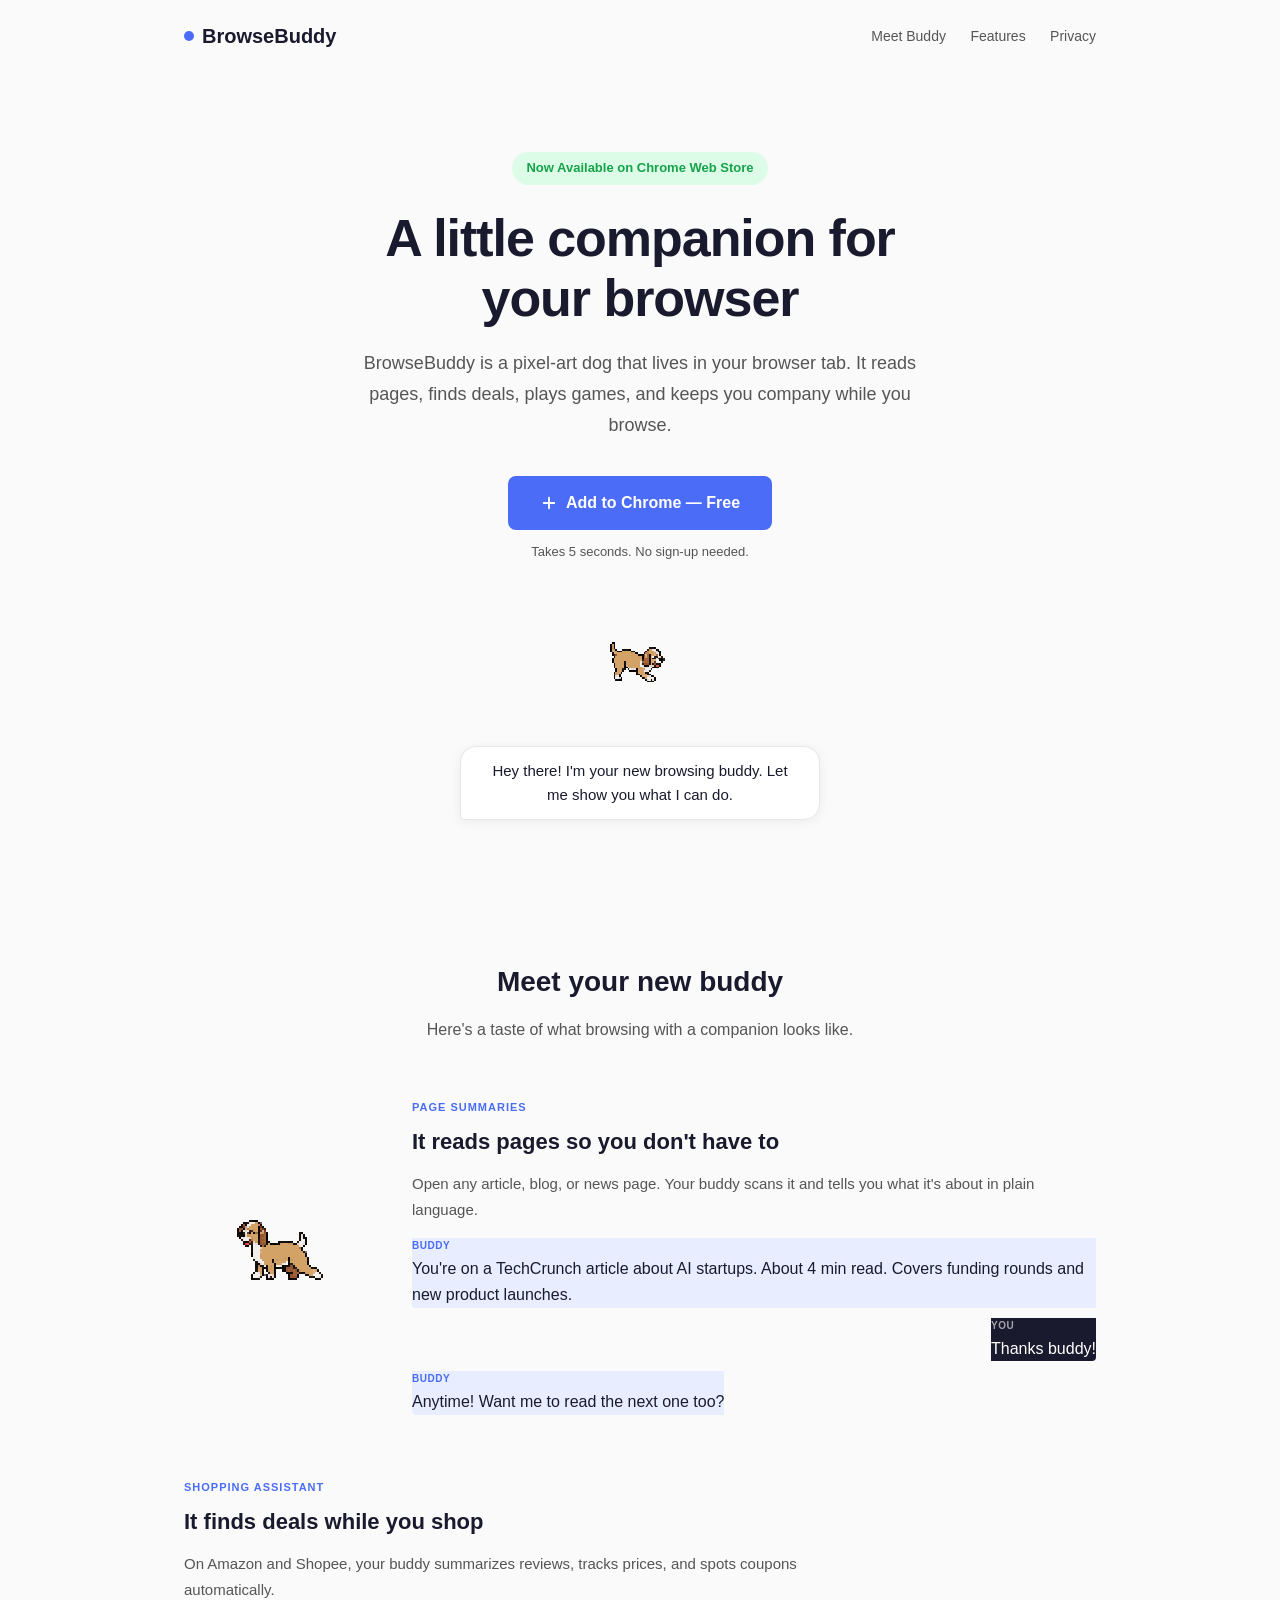
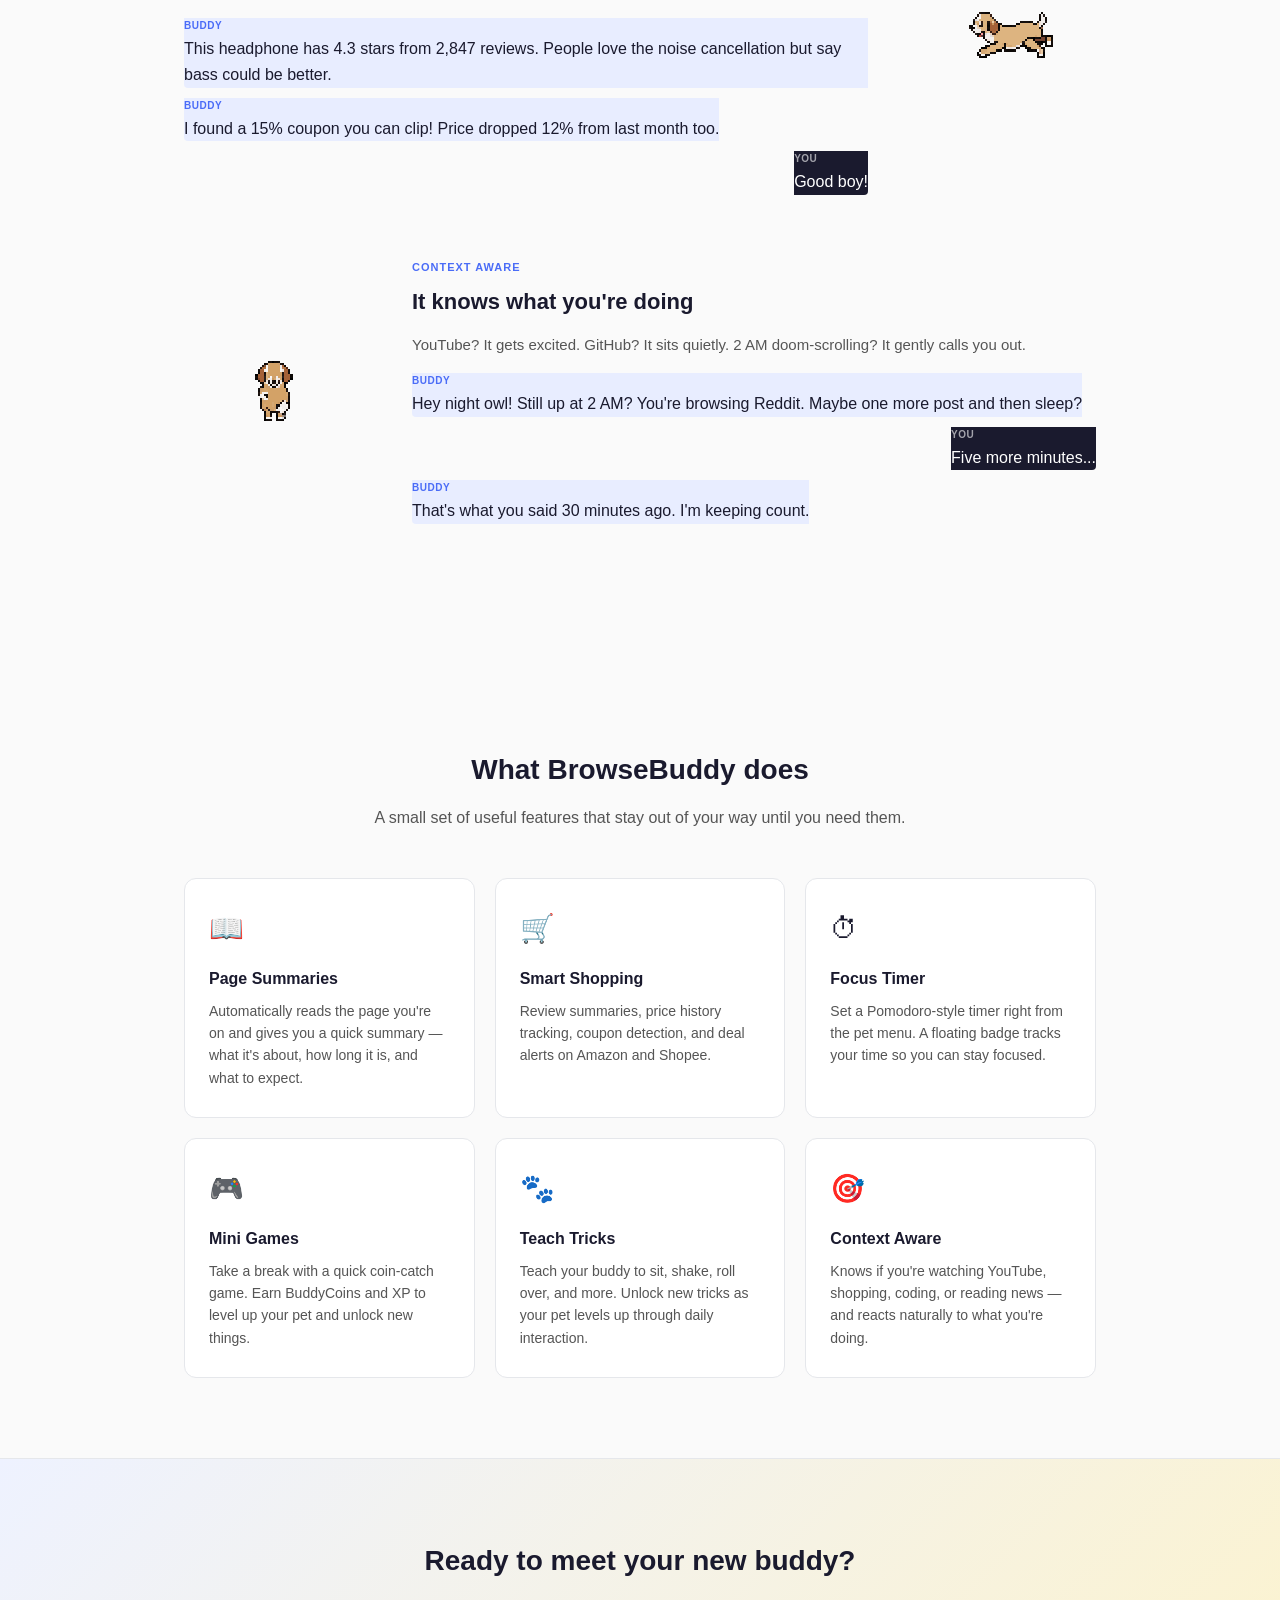
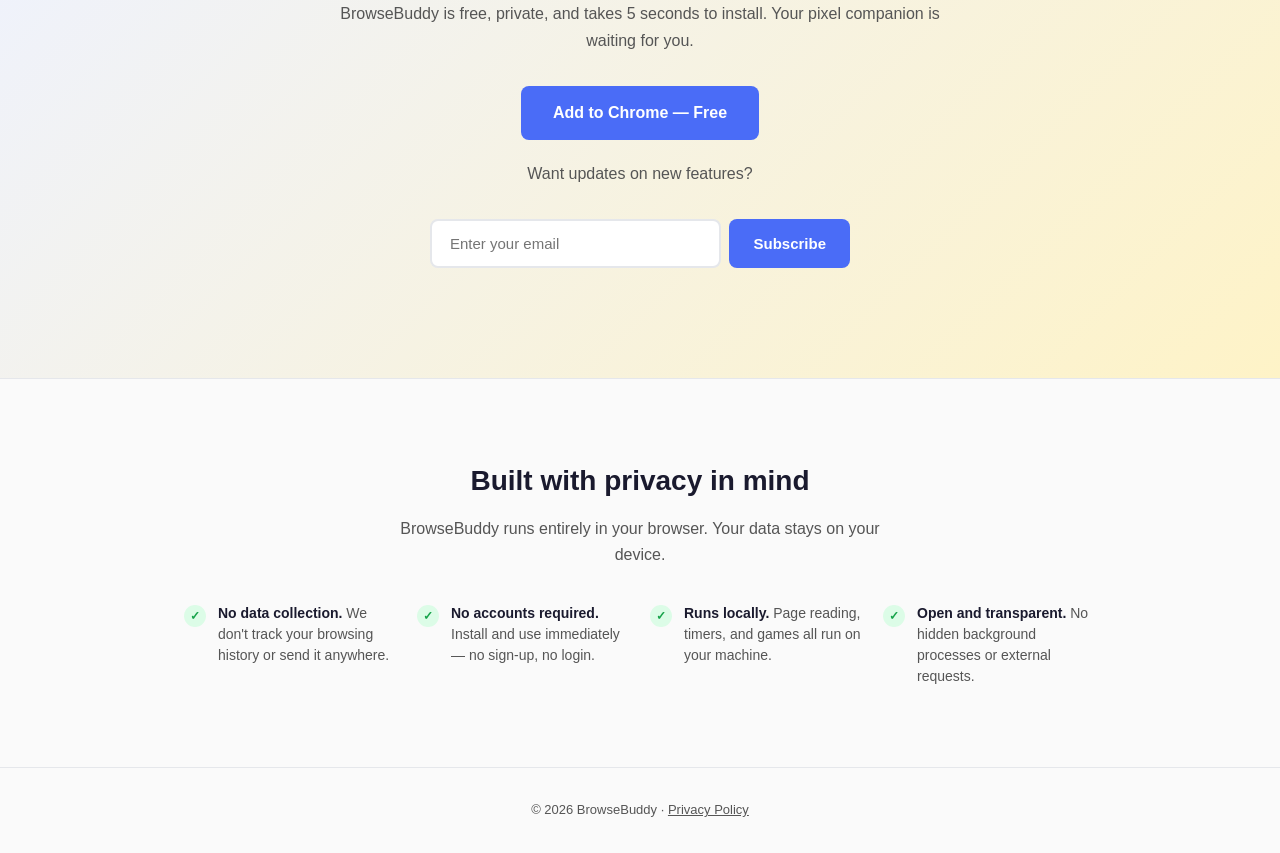
<file: docs/index.html>
<!DOCTYPE html>
<html lang="en">
<head>
  <meta charset="UTF-8">
  <meta name="viewport" content="width=device-width, initial-scale=1.0">
  <title>BrowseBuddy — Your Friendly Browsing Companion</title>
  <meta name="description" content="BrowseBuddy is a free Chrome extension that adds a friendly pixel-art dog to your browser. It reads pages, sets timers, plays games, and keeps you company while you browse.">

  <!-- Google Analytics -->
  <script async src="https://www.googletagmanager.com/gtag/js?id=G-JK165LXYX5"></script>
  <script>
    window.dataLayer = window.dataLayer || [];
    function gtag(){dataLayer.push(arguments);}
    gtag('js', new Date());
    gtag('config', 'G-JK165LXYX5');
  </script>

  <style>
    *, *::before, *::after { box-sizing: border-box; margin: 0; padding: 0; }

    :root {
      --bg: #fafafa;
      --text: #1a1a2e;
      --text-muted: #555;
      --accent: #4a6cf7;
      --accent-soft: #e8edff;
      --card-bg: #ffffff;
      --border: #e5e7eb;
      --radius: 12px;
      --warm: #f59e0b;
      --warm-soft: #fef3c7;
    }

    body {
      font-family: -apple-system, BlinkMacSystemFont, 'Segoe UI', Roboto, 'Helvetica Neue', Arial, sans-serif;
      color: var(--text);
      background: var(--bg);
      line-height: 1.6;
      -webkit-font-smoothing: antialiased;
    }

    /* NAV */
    nav {
      display: flex;
      justify-content: space-between;
      align-items: center;
      max-width: 960px;
      margin: 0 auto;
      padding: 20px 24px;
    }
    .logo {
      font-size: 20px;
      font-weight: 700;
      color: var(--text);
      text-decoration: none;
      display: flex;
      align-items: center;
      gap: 8px;
    }
    .logo-dot {
      width: 10px;
      height: 10px;
      background: var(--accent);
      border-radius: 50%;
      display: inline-block;
    }
    nav a.nav-link {
      color: var(--text-muted);
      text-decoration: none;
      font-size: 14px;
      font-weight: 500;
    }
    nav a.nav-link:hover { color: var(--text); }

    /* HERO */
    .hero {
      max-width: 960px;
      margin: 0 auto;
      padding: 80px 24px 60px;
      text-align: center;
    }
    .hero-badge {
      display: inline-block;
      background: var(--warm-soft);
      color: #b45309;
      font-size: 13px;
      font-weight: 600;
      padding: 6px 14px;
      border-radius: 20px;
      margin-bottom: 24px;
      animation: badge-pulse 2s ease-in-out infinite;
    }
    @keyframes badge-pulse {
      0%, 100% { opacity: 1; }
      50% { opacity: 0.7; }
    }
    .hero h1 {
      font-size: clamp(32px, 5vw, 52px);
      font-weight: 800;
      line-height: 1.15;
      margin-bottom: 20px;
      letter-spacing: -0.02em;
    }
    .hero p {
      font-size: 18px;
      color: var(--text-muted);
      max-width: 560px;
      margin: 0 auto 36px;
      line-height: 1.7;
    }
    .cta-btn {
      display: inline-flex;
      align-items: center;
      gap: 8px;
      background: var(--accent);
      color: #fff;
      padding: 14px 32px;
      border-radius: 8px;
      font-size: 16px;
      font-weight: 600;
      text-decoration: none;
      transition: background 0.2s, transform 0.2s;
      position: relative;
    }
    .cta-btn:hover { background: #3b5de7; transform: translateY(-1px); }
    .coming-soon-tag {
      position: absolute;
      top: -10px;
      right: -10px;
      background: var(--warm);
      color: #fff;
      font-size: 10px;
      font-weight: 700;
      padding: 3px 8px;
      border-radius: 10px;
      text-transform: uppercase;
      letter-spacing: 0.5px;
    }
    .cta-sub {
      display: block;
      margin-top: 12px;
      color: var(--text-muted);
      font-size: 13px;
    }

    /* HERO GIF */
    .hero-gif {
      max-width: 480px;
      margin: 40px auto 0;
      position: relative;
    }
    .hero-gif img {
      width: 120px;
      height: auto;
      image-rendering: pixelated;
      animation: pet-bounce 2s ease-in-out infinite;
    }
    @keyframes pet-bounce {
      0%, 100% { transform: translateY(0); }
      50% { transform: translateY(-10px); }
    }
    .hero-bubble {
      display: inline-block;
      background: var(--card-bg);
      border: 1px solid var(--border);
      padding: 12px 20px;
      border-radius: 16px 16px 16px 4px;
      font-size: 15px;
      color: var(--text);
      box-shadow: 0 2px 12px rgba(0,0,0,0.06);
      margin-top: 16px;
      max-width: 360px;
    }

    /* SHOWCASE — GIF + Conversation demos */
    .showcase {
      max-width: 960px;
      margin: 0 auto;
      padding: 80px 24px;
    }
    .showcase h2 {
      text-align: center;
      font-size: 28px;
      font-weight: 700;
      margin-bottom: 12px;
    }
    .showcase .subtitle {
      text-align: center;
      color: var(--text-muted);
      font-size: 16px;
      margin-bottom: 56px;
    }
    .demo-row {
      display: flex;
      align-items: center;
      gap: 48px;
      margin-bottom: 64px;
    }
    .demo-row.reverse { flex-direction: row-reverse; }
    .demo-gif {
      flex: 0 0 180px;
      text-align: center;
    }
    .demo-gif img {
      width: 140px;
      height: auto;
      image-rendering: pixelated;
      border-radius: 8px;
    }
    .demo-content {
      flex: 1;
    }
    .demo-label {
      font-size: 11px;
      font-weight: 700;
      text-transform: uppercase;
      letter-spacing: 1px;
      color: var(--accent);
      margin-bottom: 8px;
    }
    .demo-content h3 {
      font-size: 22px;
      font-weight: 700;
      margin-bottom: 12px;
    }
    .demo-content p {
      font-size: 15px;
      color: var(--text-muted);
      line-height: 1.7;
      margin-bottom: 16px;
    }

    /* Chat bubbles */
    .chat-demo {
      display: flex;
      flex-direction: column;
      gap: 10px;
    }
    .chat-bubble {
      max-width: 320px;
      padding: 10px 16px;
      border-radius: 14px;
      font-size: 13px;
      line-height: 1.5;
      position: relative;
    }
    .chat-buddy {
      background: var(--accent-soft);
      color: var(--text);
      border-bottom-left-radius: 4px;
      align-self: flex-start;
    }
    .chat-buddy::before {
      content: "Buddy";
      display: block;
      font-size: 10px;
      font-weight: 700;
      color: var(--accent);
      margin-bottom: 2px;
      text-transform: uppercase;
      letter-spacing: 0.5px;
    }
    .chat-user {
      background: var(--text);
      color: #fff;
      border-bottom-right-radius: 4px;
      align-self: flex-end;
    }
    .chat-user::before {
      content: "You";
      display: block;
      font-size: 10px;
      font-weight: 700;
      color: rgba(255,255,255,0.6);
      margin-bottom: 2px;
      text-transform: uppercase;
      letter-spacing: 0.5px;
    }

    /* FEATURES */
    .features {
      max-width: 960px;
      margin: 0 auto;
      padding: 80px 24px;
    }
    .features h2 {
      text-align: center;
      font-size: 28px;
      font-weight: 700;
      margin-bottom: 12px;
    }
    .features .subtitle {
      text-align: center;
      color: var(--text-muted);
      font-size: 16px;
      margin-bottom: 48px;
    }
    .feature-grid {
      display: grid;
      grid-template-columns: repeat(auto-fit, minmax(260px, 1fr));
      gap: 20px;
    }
    .feature-card {
      background: var(--card-bg);
      border: 1px solid var(--border);
      border-radius: var(--radius);
      padding: 28px 24px;
      transition: box-shadow 0.2s;
    }
    .feature-card:hover {
      box-shadow: 0 4px 16px rgba(0,0,0,0.06);
    }
    .feature-icon {
      font-size: 28px;
      margin-bottom: 14px;
    }
    .feature-card h3 {
      font-size: 16px;
      font-weight: 700;
      margin-bottom: 8px;
    }
    .feature-card p {
      font-size: 14px;
      color: var(--text-muted);
      line-height: 1.6;
    }

    /* COMING SOON CTA */
    .coming-soon {
      background: linear-gradient(135deg, #eef2ff 0%, #fef3c7 100%);
      border-top: 1px solid var(--border);
      border-bottom: 1px solid var(--border);
      padding: 80px 24px;
      text-align: center;
    }
    .coming-soon .inner {
      max-width: 600px;
      margin: 0 auto;
    }
    .coming-soon h2 {
      font-size: 28px;
      font-weight: 700;
      margin-bottom: 16px;
    }
    .coming-soon p {
      font-size: 16px;
      color: var(--text-muted);
      line-height: 1.7;
      margin-bottom: 32px;
    }
    .coming-soon .progress-bar {
      background: var(--border);
      border-radius: 20px;
      height: 8px;
      max-width: 300px;
      margin: 0 auto 12px;
      overflow: hidden;
    }
    .coming-soon .progress-fill {
      background: linear-gradient(90deg, var(--accent), var(--warm));
      height: 100%;
      width: 85%;
      border-radius: 20px;
      animation: progress-shimmer 2s ease-in-out infinite;
    }
    @keyframes progress-shimmer {
      0%, 100% { opacity: 1; }
      50% { opacity: 0.7; }
    }
    .coming-soon .progress-text {
      font-size: 13px;
      color: var(--text-muted);
      margin-bottom: 28px;
    }
    .notify-text {
      font-size: 14px;
      color: var(--text-muted);
      margin-top: 16px;
    }

    /* EMAIL FORM */
    .email-form {
      display: flex;
      gap: 8px;
      max-width: 420px;
      margin: 0 auto;
    }
    .email-form input {
      flex: 1;
      padding: 14px 18px;
      border: 2px solid var(--border);
      border-radius: 8px;
      font-size: 15px;
      font-family: inherit;
      outline: none;
      transition: border-color 0.2s;
    }
    .email-form input:focus {
      border-color: var(--accent);
    }
    .email-form button {
      padding: 14px 24px;
      background: var(--accent);
      color: #fff;
      border: none;
      border-radius: 8px;
      font-size: 15px;
      font-weight: 600;
      cursor: pointer;
      transition: background 0.2s, transform 0.2s;
      white-space: nowrap;
      font-family: inherit;
    }
    .email-form button:hover {
      background: #3b5de7;
      transform: translateY(-1px);
    }
    .email-form button:disabled {
      background: #94a3b8;
      cursor: not-allowed;
      transform: none;
    }
    .form-msg {
      font-size: 13px;
      margin-top: 10px;
      min-height: 20px;
    }
    .form-msg.success { color: #16a34a; }
    .form-msg.error { color: #ef4444; }

    /* PRIVACY */
    .privacy-section {
      max-width: 960px;
      margin: 0 auto;
      padding: 80px 24px;
      text-align: center;
    }
    .privacy-section h2 {
      font-size: 28px;
      font-weight: 700;
      margin-bottom: 12px;
    }
    .privacy-section .subtitle {
      color: var(--text-muted);
      font-size: 16px;
      margin-bottom: 36px;
      max-width: 520px;
      margin-left: auto;
      margin-right: auto;
    }
    .privacy-grid {
      display: grid;
      grid-template-columns: repeat(auto-fit, minmax(200px, 1fr));
      gap: 20px;
      text-align: left;
    }
    .privacy-item {
      display: flex;
      gap: 12px;
      align-items: flex-start;
    }
    .privacy-check {
      width: 22px;
      height: 22px;
      border-radius: 50%;
      background: #dcfce7;
      color: #16a34a;
      display: flex;
      align-items: center;
      justify-content: center;
      font-size: 12px;
      font-weight: 700;
      flex-shrink: 0;
      margin-top: 2px;
    }
    .privacy-item p {
      font-size: 14px;
      color: var(--text-muted);
      line-height: 1.5;
    }
    .privacy-item strong {
      color: var(--text);
    }

    /* FOOTER */
    footer {
      border-top: 1px solid var(--border);
      padding: 32px 24px;
      text-align: center;
    }
    footer p {
      font-size: 13px;
      color: var(--text-muted);
    }
    footer a {
      color: var(--text-muted);
      text-decoration: underline;
    }
    footer a:hover { color: var(--text); }

    /* MOBILE */
    @media (max-width: 700px) {
      .hero { padding: 48px 20px 40px; }
      .features, .privacy-section { padding: 48px 20px; }
      .showcase { padding: 48px 20px; }
      .coming-soon { padding: 48px 20px; }
      .demo-row, .demo-row.reverse {
        flex-direction: column;
        text-align: center;
        gap: 24px;
      }
      .demo-gif { flex: none; }
      .chat-demo {
        align-items: center;
      }
      .chat-bubble {
        max-width: 280px;
      }
    }
  </style>
</head>
<body>

  <nav>
    <a href="#" class="logo"><span class="logo-dot"></span> BrowseBuddy</a>
    <div>
      <a href="#meet" class="nav-link" style="margin-right: 20px;">Meet Buddy</a>
      <a href="#features" class="nav-link" style="margin-right: 20px;">Features</a>
      <a href="#privacy" class="nav-link">Privacy</a>
    </div>
  </nav>

  <!-- HERO -->
  <section class="hero">
    <span class="hero-badge" style="background:#dcfce7;color:#16a34a;">Now Available on Chrome Web Store</span>
    <h1>A little companion for<br>your browser</h1>
    <p>BrowseBuddy is a pixel-art dog that lives in your browser tab. It reads pages, finds deals, plays games, and keeps you company while you browse.</p>
    <a href="https://chromewebstore.google.com/detail/browsebuddy/ocbegboiecbkgnnmplhfpcehhkddmgdd" target="_blank" class="cta-btn" id="cta-add-chrome" onclick="gtag('event', 'cta_click', {event_category: 'engagement', event_label: 'add_to_chrome'});">
      <svg width="18" height="18" viewBox="0 0 24 24" fill="none" stroke="currentColor" stroke-width="2.5" stroke-linecap="round" stroke-linejoin="round"><path d="M12 5v14M5 12h14"/></svg>
      Add to Chrome — Free
    </a>
    <span class="cta-sub">Takes 5 seconds. No sign-up needed.</span>

    <div class="hero-gif">
      <img src="assets/buddy-walk.gif" alt="BrowseBuddy walking animation">
      <div><div class="hero-bubble">Hey there! I'm your new browsing buddy. Let me show you what I can do.</div></div>
    </div>
  </section>

  <!-- MEET BUDDY — GIF Showcase -->
  <section class="showcase" id="meet">
    <h2>Meet your new buddy</h2>
    <p class="subtitle">Here's a taste of what browsing with a companion looks like.</p>

    <!-- Demo 1: Page Reading -->
    <div class="demo-row">
      <div class="demo-gif">
        <img src="assets/buddy-bark.gif" alt="BrowseBuddy barking excitedly">
      </div>
      <div class="demo-content">
        <div class="demo-label">Page Summaries</div>
        <h3>It reads pages so you don't have to</h3>
        <p>Open any article, blog, or news page. Your buddy scans it and tells you what it's about in plain language.</p>
        <div class="chat-demo">
          <div class="chat-buddy">You're on a TechCrunch article about AI startups. About 4 min read. Covers funding rounds and new product launches.</div>
          <div class="chat-user">Thanks buddy!</div>
          <div class="chat-buddy">Anytime! Want me to read the next one too?</div>
        </div>
      </div>
    </div>

    <!-- Demo 2: Shopping -->
    <div class="demo-row reverse">
      <div class="demo-gif">
        <img src="assets/buddy-sneak.gif" alt="BrowseBuddy sneaking around">
      </div>
      <div class="demo-content">
        <div class="demo-label">Shopping Assistant</div>
        <h3>It finds deals while you shop</h3>
        <p>On Amazon and Shopee, your buddy summarizes reviews, tracks prices, and spots coupons automatically.</p>
        <div class="chat-demo">
          <div class="chat-buddy">This headphone has 4.3 stars from 2,847 reviews. People love the noise cancellation but say bass could be better.</div>
          <div class="chat-buddy">I found a 15% coupon you can clip! Price dropped 12% from last month too.</div>
          <div class="chat-user">Good boy!</div>
        </div>
      </div>
    </div>

    <!-- Demo 3: Context Aware -->
    <div class="demo-row">
      <div class="demo-gif">
        <img src="assets/buddy-explore.gif" alt="BrowseBuddy exploring">
      </div>
      <div class="demo-content">
        <div class="demo-label">Context Aware</div>
        <h3>It knows what you're doing</h3>
        <p>YouTube? It gets excited. GitHub? It sits quietly. 2 AM doom-scrolling? It gently calls you out.</p>
        <div class="chat-demo">
          <div class="chat-buddy">Hey night owl! Still up at 2 AM? You're browsing Reddit. Maybe one more post and then sleep?</div>
          <div class="chat-user">Five more minutes...</div>
          <div class="chat-buddy">That's what you said 30 minutes ago. I'm keeping count.</div>
        </div>
      </div>
    </div>
  </section>

  <!-- FEATURES -->
  <section class="features" id="features">
    <h2>What BrowseBuddy does</h2>
    <p class="subtitle">A small set of useful features that stay out of your way until you need them.</p>
    <div class="feature-grid">
      <div class="feature-card">
        <div class="feature-icon">📖</div>
        <h3>Page Summaries</h3>
        <p>Automatically reads the page you're on and gives you a quick summary — what it's about, how long it is, and what to expect.</p>
      </div>
      <div class="feature-card">
        <div class="feature-icon">🛒</div>
        <h3>Smart Shopping</h3>
        <p>Review summaries, price history tracking, coupon detection, and deal alerts on Amazon and Shopee.</p>
      </div>
      <div class="feature-card">
        <div class="feature-icon">⏱</div>
        <h3>Focus Timer</h3>
        <p>Set a Pomodoro-style timer right from the pet menu. A floating badge tracks your time so you can stay focused.</p>
      </div>
      <div class="feature-card">
        <div class="feature-icon">🎮</div>
        <h3>Mini Games</h3>
        <p>Take a break with a quick coin-catch game. Earn BuddyCoins and XP to level up your pet and unlock new things.</p>
      </div>
      <div class="feature-card">
        <div class="feature-icon">🐾</div>
        <h3>Teach Tricks</h3>
        <p>Teach your buddy to sit, shake, roll over, and more. Unlock new tricks as your pet levels up through daily interaction.</p>
      </div>
      <div class="feature-card">
        <div class="feature-icon">🎯</div>
        <h3>Context Aware</h3>
        <p>Knows if you're watching YouTube, shopping, coding, or reading news — and reacts naturally to what you're doing.</p>
      </div>
    </div>
  </section>

  <!-- COMING SOON CTA -->
  <section class="coming-soon">
    <div class="inner">
      <h2>Ready to meet your new buddy?</h2>
      <p>BrowseBuddy is free, private, and takes 5 seconds to install. Your pixel companion is waiting for you.</p>
      <a href="https://chromewebstore.google.com/detail/browsebuddy/ocbegboiecbkgnnmplhfpcehhkddmgdd" target="_blank" class="cta-btn" onclick="gtag('event', 'cta_click', {event_category: 'engagement', event_label: 'add_to_chrome_bottom'});">
        Add to Chrome — Free
      </a>
      <p class="notify-text" style="margin-top:20px;">Want updates on new features?</p>
      <div class="email-form" id="bottom-form" style="margin-top:12px;">
        <input type="email" id="bottom-email" placeholder="Enter your email" required>
        <button type="button" onclick="submitEmail('bottom')">Subscribe</button>
      </div>
      <div class="form-msg" id="bottom-msg"></div>
    </div>
  </section>

  <!-- PRIVACY -->
  <section class="privacy-section" id="privacy">
    <h2>Built with privacy in mind</h2>
    <p class="subtitle">BrowseBuddy runs entirely in your browser. Your data stays on your device.</p>
    <div class="privacy-grid">
      <div class="privacy-item">
        <div class="privacy-check">&#10003;</div>
        <p><strong>No data collection.</strong> We don't track your browsing history or send it anywhere.</p>
      </div>
      <div class="privacy-item">
        <div class="privacy-check">&#10003;</div>
        <p><strong>No accounts required.</strong> Install and use immediately — no sign-up, no login.</p>
      </div>
      <div class="privacy-item">
        <div class="privacy-check">&#10003;</div>
        <p><strong>Runs locally.</strong> Page reading, timers, and games all run on your machine.</p>
      </div>
      <div class="privacy-item">
        <div class="privacy-check">&#10003;</div>
        <p><strong>Open and transparent.</strong> No hidden background processes or external requests.</p>
      </div>
    </div>
  </section>

  <footer>
    <p>&copy; 2026 BrowseBuddy &middot; <a href="privacy.html">Privacy Policy</a></p>
  </footer>

  <script>
    const SUPABASE_URL = 'https://mlrnxfdpxonizhfqpudg.supabase.co';
    const SUPABASE_KEY = 'eyJhbGciOiJIUzI1NiIsInR5cCI6IkpXVCJ9.eyJpc3MiOiJzdXBhYmFzZSIsInJlZiI6Im1scm54ZmRweG9uaXpoZnFwdWRnIiwicm9sZSI6ImFub24iLCJpYXQiOjE3NzMxOTg0OTEsImV4cCI6MjA4ODc3NDQ5MX0.QICaY5qM0TKQB7Q-uScAr2vPXPsLxaqAz_MEpfCzh54';

    async function submitEmail(location) {
      const input = document.getElementById(location + '-email');
      const msg = document.getElementById(location + '-msg');
      const btn = input.parentElement.querySelector('button');
      const email = input.value.trim();

      if (!email || !email.includes('@') || !email.includes('.')) {
        msg.textContent = 'Please enter a valid email address.';
        msg.className = 'form-msg error';
        return;
      }

      btn.disabled = true;
      btn.textContent = 'Submitting...';

      try {
        const res = await fetch(SUPABASE_URL + '/rest/v1/browsebuddy_waitlist', {
          method: 'POST',
          headers: {
            'Content-Type': 'application/json',
            'apikey': SUPABASE_KEY,
            'Authorization': 'Bearer ' + SUPABASE_KEY,
            'Prefer': 'return=minimal'
          },
          body: JSON.stringify({ email: email, source: location + '_form' })
        });

        if (res.ok) {
          msg.textContent = "You're on the list! We'll notify you when BrowseBuddy launches.";
          msg.className = 'form-msg success';
          input.value = '';
          btn.textContent = 'Joined!';
          gtag('event', 'waitlist_signup', { event_category: 'conversion', event_label: location });
        } else if (res.status === 409) {
          msg.textContent = "You're already on the list! We'll be in touch soon.";
          msg.className = 'form-msg success';
          btn.textContent = 'Already Joined';
        } else {
          throw new Error('Server error');
        }
      } catch (err) {
        msg.textContent = 'Something went wrong. Please try again.';
        msg.className = 'form-msg error';
        btn.disabled = false;
        btn.textContent = location === 'hero' ? 'Get Early Access' : 'Notify Me';
      }
    }

    // Allow Enter key to submit
    document.querySelectorAll('.email-form input').forEach(input => {
      input.addEventListener('keydown', function(e) {
        if (e.key === 'Enter') {
          this.parentElement.querySelector('button').click();
        }
      });
    });
  </script>

</body>
</html>
</file>
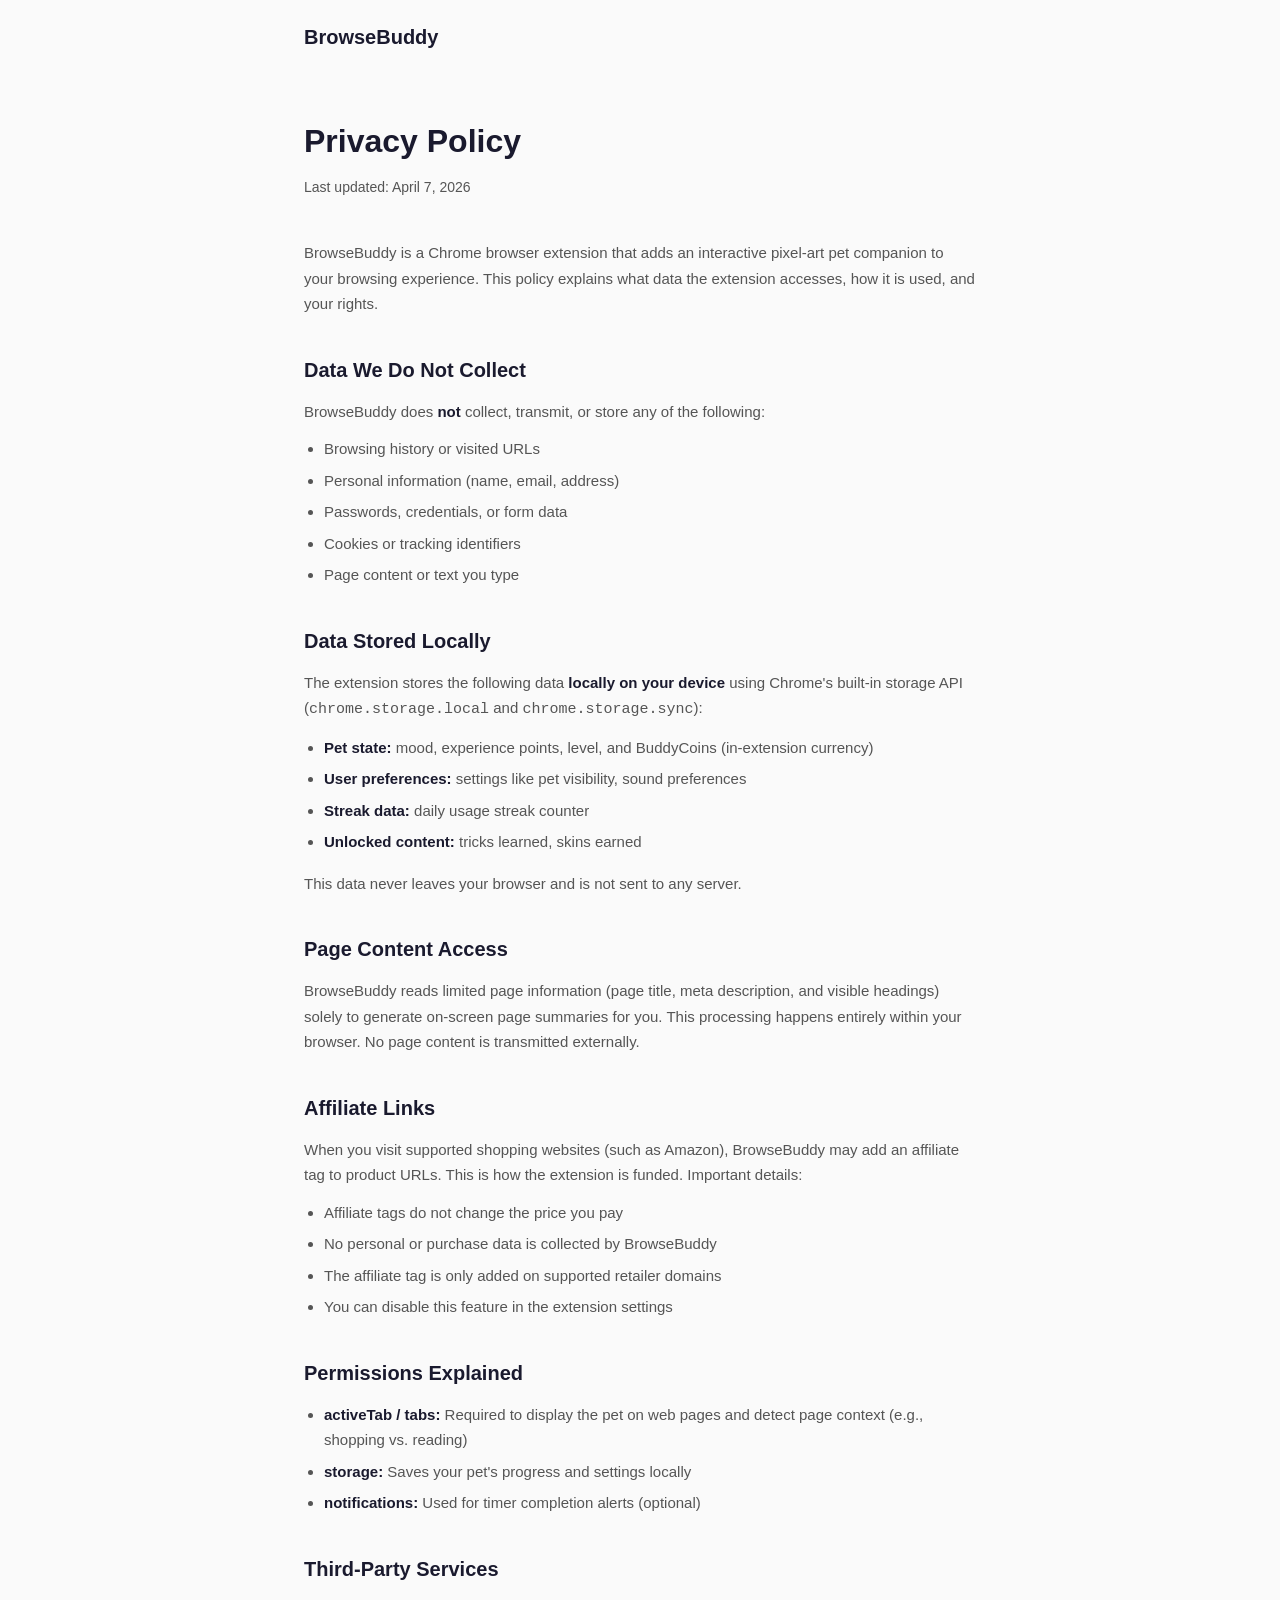
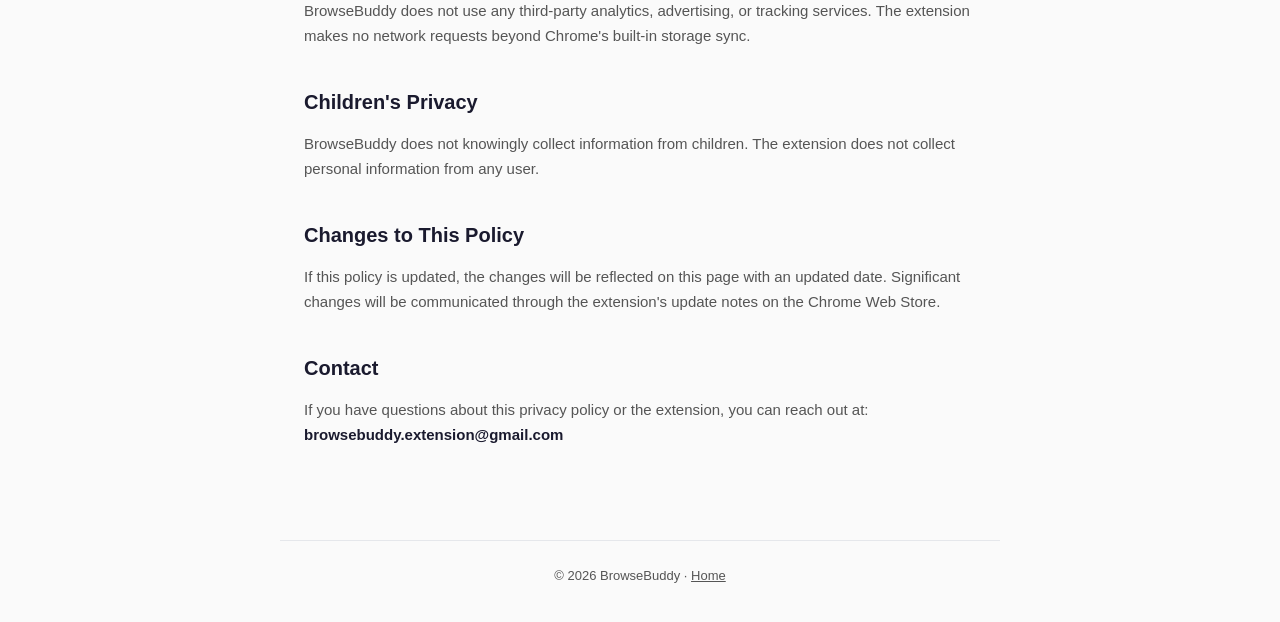
<file: docs/privacy.html>
<!DOCTYPE html>
<html lang="en">
<head>
  <meta charset="UTF-8">
  <meta name="viewport" content="width=device-width, initial-scale=1.0">
  <title>Privacy Policy — BrowseBuddy</title>
  <style>
    *, *::before, *::after { box-sizing: border-box; margin: 0; padding: 0; }
    :root {
      --bg: #fafafa;
      --text: #1a1a2e;
      --text-muted: #555;
      --accent: #4a6cf7;
      --border: #e5e7eb;
    }
    body {
      font-family: -apple-system, BlinkMacSystemFont, 'Segoe UI', Roboto, 'Helvetica Neue', Arial, sans-serif;
      color: var(--text);
      background: var(--bg);
      line-height: 1.7;
      -webkit-font-smoothing: antialiased;
    }
    nav {
      max-width: 720px;
      margin: 0 auto;
      padding: 20px 24px;
    }
    nav a {
      font-size: 20px;
      font-weight: 700;
      color: var(--text);
      text-decoration: none;
    }
    .content {
      max-width: 720px;
      margin: 0 auto;
      padding: 40px 24px 80px;
    }
    h1 {
      font-size: 32px;
      font-weight: 800;
      margin-bottom: 8px;
    }
    .date {
      color: var(--text-muted);
      font-size: 14px;
      margin-bottom: 40px;
    }
    h2 {
      font-size: 20px;
      font-weight: 700;
      margin-top: 36px;
      margin-bottom: 12px;
    }
    p, li {
      font-size: 15px;
      color: var(--text-muted);
      margin-bottom: 12px;
    }
    ul {
      padding-left: 20px;
      margin-bottom: 16px;
    }
    li { margin-bottom: 6px; }
    strong { color: var(--text); }
    footer {
      border-top: 1px solid var(--border);
      max-width: 720px;
      margin: 0 auto;
      padding: 24px;
      text-align: center;
    }
    footer p { font-size: 13px; color: var(--text-muted); }
    footer a { color: var(--text-muted); }
  </style>
</head>
<body>

  <nav>
    <a href="index.html">BrowseBuddy</a>
  </nav>

  <div class="content">
    <h1>Privacy Policy</h1>
    <p class="date">Last updated: April 7, 2026</p>

    <p>BrowseBuddy is a Chrome browser extension that adds an interactive pixel-art pet companion to your browsing experience. This policy explains what data the extension accesses, how it is used, and your rights.</p>

    <h2>Data We Do Not Collect</h2>
    <p>BrowseBuddy does <strong>not</strong> collect, transmit, or store any of the following:</p>
    <ul>
      <li>Browsing history or visited URLs</li>
      <li>Personal information (name, email, address)</li>
      <li>Passwords, credentials, or form data</li>
      <li>Cookies or tracking identifiers</li>
      <li>Page content or text you type</li>
    </ul>

    <h2>Data Stored Locally</h2>
    <p>The extension stores the following data <strong>locally on your device</strong> using Chrome's built-in storage API (<code>chrome.storage.local</code> and <code>chrome.storage.sync</code>):</p>
    <ul>
      <li><strong>Pet state:</strong> mood, experience points, level, and BuddyCoins (in-extension currency)</li>
      <li><strong>User preferences:</strong> settings like pet visibility, sound preferences</li>
      <li><strong>Streak data:</strong> daily usage streak counter</li>
      <li><strong>Unlocked content:</strong> tricks learned, skins earned</li>
    </ul>
    <p>This data never leaves your browser and is not sent to any server.</p>

    <h2>Page Content Access</h2>
    <p>BrowseBuddy reads limited page information (page title, meta description, and visible headings) solely to generate on-screen page summaries for you. This processing happens entirely within your browser. No page content is transmitted externally.</p>

    <h2>Affiliate Links</h2>
    <p>When you visit supported shopping websites (such as Amazon), BrowseBuddy may add an affiliate tag to product URLs. This is how the extension is funded. Important details:</p>
    <ul>
      <li>Affiliate tags do not change the price you pay</li>
      <li>No personal or purchase data is collected by BrowseBuddy</li>
      <li>The affiliate tag is only added on supported retailer domains</li>
      <li>You can disable this feature in the extension settings</li>
    </ul>

    <h2>Permissions Explained</h2>
    <ul>
      <li><strong>activeTab / tabs:</strong> Required to display the pet on web pages and detect page context (e.g., shopping vs. reading)</li>
      <li><strong>storage:</strong> Saves your pet's progress and settings locally</li>
      <li><strong>notifications:</strong> Used for timer completion alerts (optional)</li>
    </ul>

    <h2>Third-Party Services</h2>
    <p>BrowseBuddy does not use any third-party analytics, advertising, or tracking services. The extension makes no network requests beyond Chrome's built-in storage sync.</p>

    <h2>Children's Privacy</h2>
    <p>BrowseBuddy does not knowingly collect information from children. The extension does not collect personal information from any user.</p>

    <h2>Changes to This Policy</h2>
    <p>If this policy is updated, the changes will be reflected on this page with an updated date. Significant changes will be communicated through the extension's update notes on the Chrome Web Store.</p>

    <h2>Contact</h2>
    <p>If you have questions about this privacy policy or the extension, you can reach out at: <strong>browsebuddy.extension@gmail.com</strong></p>
  </div>

  <footer>
    <p>&copy; 2026 BrowseBuddy &middot; <a href="index.html">Home</a></p>
  </footer>

</body>
</html>
</file>
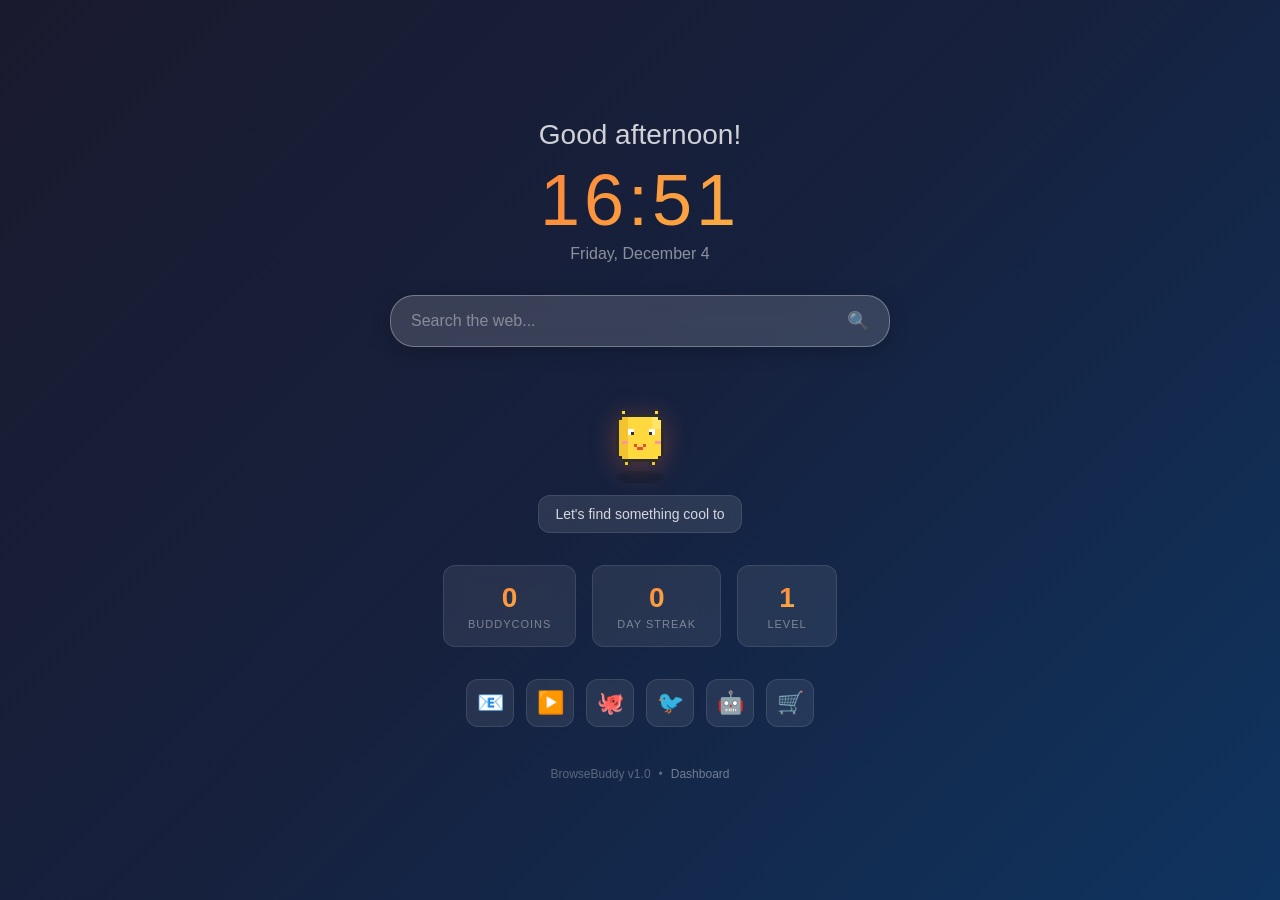
<file: newtab/newtab.html>
<!DOCTYPE html>
<html lang="en">
<head>
  <meta charset="UTF-8">
  <meta name="viewport" content="width=device-width, initial-scale=1.0">
  <title>New Tab — BrowseBuddy</title>
  <link rel="stylesheet" href="newtab.css">
</head>
<body>
  <div class="newtab-container">
    <!-- Greeting -->
    <div class="greeting" id="greeting">Good morning!</div>
    <div class="time" id="currentTime">12:00</div>
    <div class="date" id="currentDate">Monday, January 1</div>

    <!-- Search Bar -->
    <div class="search-container">
      <input type="text" class="search-input" id="searchInput" placeholder="Search the web..." autocomplete="off" autofocus>
      <button class="search-btn" id="searchBtn">🔍</button>
    </div>

    <!-- Pet Section -->
    <div class="pet-section">
      <canvas id="newtabPetCanvas" width="32" height="32"></canvas>
      <div class="pet-speech" id="petSpeech"></div>
    </div>

    <!-- Stats Row -->
    <div class="stats-row">
      <div class="stat-card">
        <span class="stat-num" id="statCoins">0</span>
        <span class="stat-lbl">BuddyCoins</span>
      </div>
      <div class="stat-card">
        <span class="stat-num" id="statStreak">0</span>
        <span class="stat-lbl">Day Streak</span>
      </div>
      <div class="stat-card">
        <span class="stat-num" id="statLevel">1</span>
        <span class="stat-lbl">Level</span>
      </div>
    </div>

    <!-- Quick Links -->
    <div class="quick-links" id="quickLinks">
      <a href="https://mail.google.com" class="quick-link" title="Gmail">📧</a>
      <a href="https://youtube.com" class="quick-link" title="YouTube">▶️</a>
      <a href="https://github.com" class="quick-link" title="GitHub">🐙</a>
      <a href="https://twitter.com" class="quick-link" title="Twitter">🐦</a>
      <a href="https://reddit.com" class="quick-link" title="Reddit">🤖</a>
      <a href="https://amazon.com" class="quick-link" title="Amazon">🛒</a>
    </div>

    <!-- Footer -->
    <div class="newtab-footer">
      <span>BrowseBuddy v1.0</span>
      <span>•</span>
      <a href="#" id="openDashboard">Dashboard</a>
    </div>
  </div>

  <script src="newtab.js"></script>
</body>
</html>
</file>
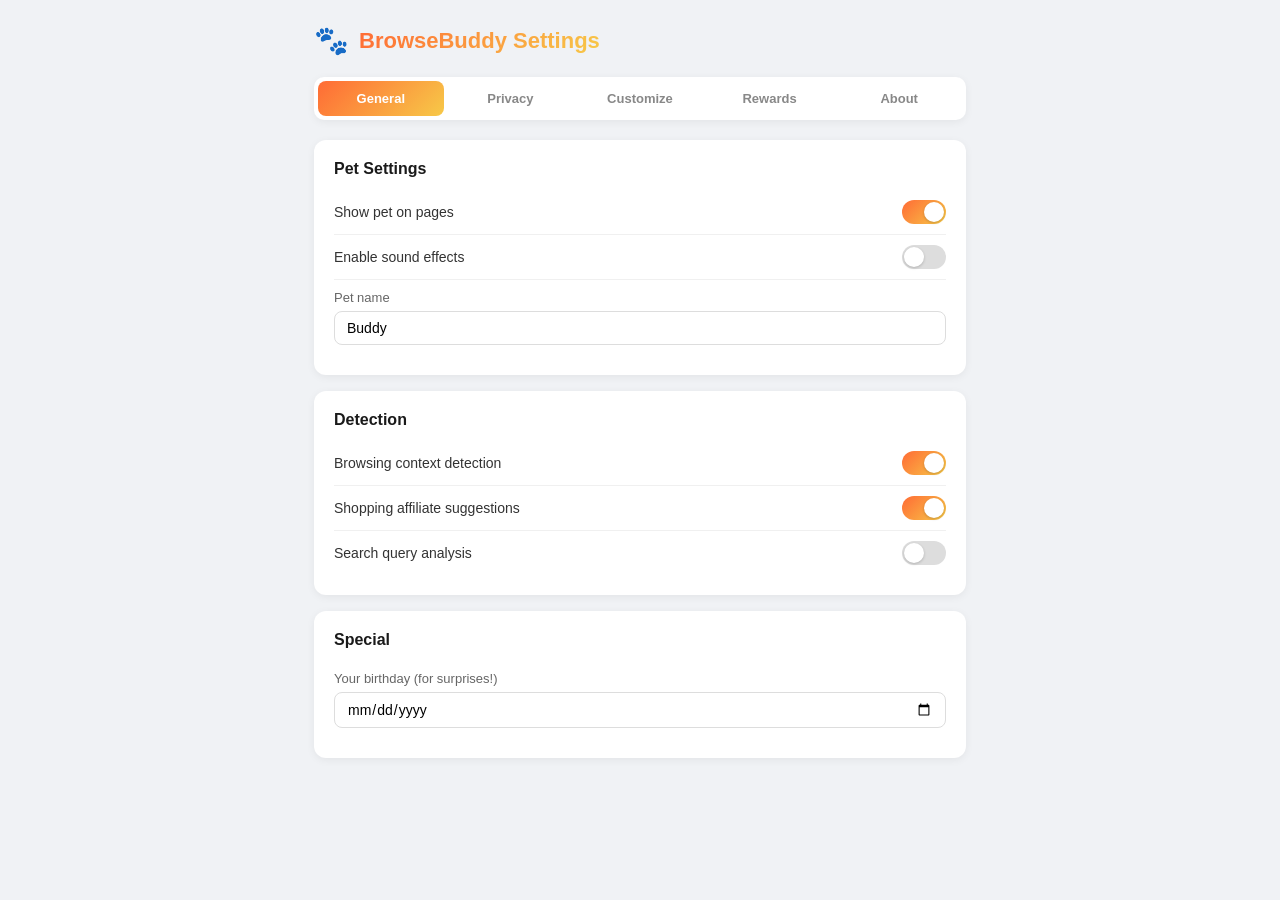
<file: options/options.html>
<!DOCTYPE html>
<html lang="en">
<head>
  <meta charset="UTF-8">
  <meta name="viewport" content="width=device-width, initial-scale=1.0">
  <title>BrowseBuddy Settings</title>
  <link rel="stylesheet" href="options.css">
</head>
<body>
  <!-- Onboarding Modal -->
  <div class="modal-overlay" id="onboardingModal" style="display: none;">
    <div class="modal">
      <div class="modal-header">
        <h2>Welcome to BrowseBuddy!</h2>
        <p>Your pixel pet companion is ready to browse with you.</p>
      </div>
      <div class="modal-body">
        <div class="onboarding-pet">
          <canvas id="onboardingPetCanvas" width="32" height="32"></canvas>
        </div>
        <div class="onboarding-features">
          <div class="feature-item">
            <span class="feature-icon">🐾</span>
            <div>
              <strong>Context-Aware Pet</strong>
              <p>Your buddy reacts to what you browse — shopping, coding, sports, and more!</p>
            </div>
          </div>
          <div class="feature-item">
            <span class="feature-icon">💰</span>
            <div>
              <strong>Earn Cashback</strong>
              <p>Get BuddyCoins when shopping at supported stores. Redeem for rewards!</p>
            </div>
          </div>
          <div class="feature-item">
            <span class="feature-icon">🔒</span>
            <div>
              <strong>Privacy First</strong>
              <p>All detection happens locally. No browsing data is sent to any server.</p>
            </div>
          </div>
        </div>
        <div class="onboarding-consent">
          <h3>Choose what BrowseBuddy can do:</h3>
          <label class="toggle-row">
            <span>Browsing context detection (for pet reactions)</span>
            <input type="checkbox" id="onb_contextDetection" checked>
            <span class="toggle-switch"></span>
          </label>
          <label class="toggle-row">
            <span>Shopping affiliate suggestions</span>
            <input type="checkbox" id="onb_affiliateSuggestions" checked>
            <span class="toggle-switch"></span>
          </label>
          <label class="toggle-row">
            <span>Search query analysis</span>
            <input type="checkbox" id="onb_searchQueryAnalysis">
            <span class="toggle-switch"></span>
          </label>
          <label class="toggle-row">
            <span>Browsing history sync</span>
            <input type="checkbox" id="onb_browsingHistorySync">
            <span class="toggle-switch"></span>
          </label>
        </div>
      </div>
      <div class="modal-footer">
        <button class="btn primary" id="onboardingDone">Let's Go!</button>
      </div>
    </div>
  </div>

  <!-- Main Options Page -->
  <div class="options-container">
    <div class="options-header">
      <span class="header-logo">🐾</span>
      <h1>BrowseBuddy Settings</h1>
    </div>

    <!-- Tabs -->
    <div class="tabs">
      <button class="tab active" data-tab="general">General</button>
      <button class="tab" data-tab="privacy">Privacy</button>
      <button class="tab" data-tab="customize">Customize</button>
      <button class="tab" data-tab="redeem">Rewards</button>
      <button class="tab" data-tab="about">About</button>
    </div>

    <!-- General Tab -->
    <div class="tab-content active" id="tab-general">
      <div class="card">
        <h2>Pet Settings</h2>
        <label class="toggle-row">
          <span>Show pet on pages</span>
          <input type="checkbox" id="opt_petVisible" checked>
          <span class="toggle-switch"></span>
        </label>
        <label class="toggle-row">
          <span>Enable sound effects</span>
          <input type="checkbox" id="opt_soundEnabled">
          <span class="toggle-switch"></span>
        </label>
        <div class="form-row">
          <label for="opt_petName">Pet name</label>
          <input type="text" id="opt_petName" class="text-input" value="Buddy" maxlength="20">
        </div>
      </div>

      <div class="card">
        <h2>Detection</h2>
        <label class="toggle-row">
          <span>Browsing context detection</span>
          <input type="checkbox" id="opt_contextDetection" checked>
          <span class="toggle-switch"></span>
        </label>
        <label class="toggle-row">
          <span>Shopping affiliate suggestions</span>
          <input type="checkbox" id="opt_affiliateSuggestions" checked>
          <span class="toggle-switch"></span>
        </label>
        <label class="toggle-row">
          <span>Search query analysis</span>
          <input type="checkbox" id="opt_searchQueryAnalysis">
          <span class="toggle-switch"></span>
        </label>
      </div>

      <div class="card">
        <h2>Special</h2>
        <div class="form-row">
          <label for="opt_birthday">Your birthday (for surprises!)</label>
          <input type="date" id="opt_birthday" class="text-input">
        </div>
      </div>
    </div>

    <!-- Privacy Tab -->
    <div class="tab-content" id="tab-privacy">
      <div class="card">
        <h2>Privacy Dashboard</h2>
        <p class="card-desc">All detection happens locally in your browser. No browsing data is ever sent to external servers.</p>

        <div class="privacy-section">
          <h3>Categories detected today</h3>
          <div class="tag-list" id="privacyCategories">
            <span class="tag">Loading...</span>
          </div>
        </div>

        <div class="privacy-section">
          <h3>Affiliate impressions today</h3>
          <div id="privacyAffiliate" class="privacy-log">
            <p class="muted">Loading...</p>
          </div>
        </div>

        <div class="privacy-section">
          <h3>Stored events</h3>
          <p class="muted" id="privacyEventCount">0 events stored locally</p>
        </div>
      </div>

      <div class="card">
        <h2>Data Management</h2>
        <button class="btn danger" id="btnClearAnalytics">Clear Analytics Data</button>
        <button class="btn danger" id="btnClearAll">Clear All Data & Reset</button>
        <p class="card-desc" style="margin-top: 8px;">Clearing all data will reset your coins, streak, and pet progress.</p>
      </div>
    </div>

    <!-- Customize Tab -->
    <div class="tab-content" id="tab-customize">
      <div class="card">
        <h2>Pet Skins</h2>
        <p class="card-desc">More skins unlocking soon! Earn BuddyCoins to unlock premium looks.</p>
        <div class="skin-grid">
          <div class="skin-item active" data-skin="default">
            <canvas class="skin-preview" width="32" height="32" data-skin-render="default"></canvas>
            <span>Default</span>
          </div>
          <div class="skin-item locked" data-skin="golden">
            <canvas class="skin-preview" width="32" height="32" data-skin-render="golden"></canvas>
            <span>Golden (500 coins)</span>
          </div>
          <div class="skin-item locked" data-skin="ice">
            <canvas class="skin-preview" width="32" height="32" data-skin-render="ice"></canvas>
            <span>Ice (300 coins)</span>
          </div>
          <div class="skin-item locked" data-skin="fire">
            <canvas class="skin-preview" width="32" height="32" data-skin-render="fire"></canvas>
            <span>Fire (400 coins)</span>
          </div>
        </div>
      </div>

      <div class="card">
        <h2>Position</h2>
        <button class="btn" id="btnResetPosition">Reset Pet Position to Default</button>
      </div>
    </div>

    <!-- Rewards Tab -->
    <div class="tab-content" id="tab-redeem">
      <div class="card">
        <h2>Your Balance</h2>
        <div class="balance-display">
          <span class="balance-amount" id="redeemBalance">0</span>
          <span class="balance-label">BuddyCoins</span>
        </div>
        <p class="card-desc">1 BuddyCoin = $0.01 USD</p>
      </div>

      <div class="card">
        <h2>Redeem Options</h2>
        <p class="card-desc">Redemption coming in Phase 2! Keep earning coins.</p>
        <div class="redeem-options">
          <div class="redeem-item">
            <span class="redeem-icon">🎁</span>
            <div>
              <strong>Gift Cards</strong>
              <p>Min. 500 coins ($5)</p>
            </div>
            <button class="btn" disabled>Coming Soon</button>
          </div>
          <div class="redeem-item">
            <span class="redeem-icon">💵</span>
            <div>
              <strong>PayPal Transfer</strong>
              <p>Min. 1000 coins ($10)</p>
            </div>
            <button class="btn" disabled>Coming Soon</button>
          </div>
          <div class="redeem-item">
            <span class="redeem-icon">❤️</span>
            <div>
              <strong>Donate to Charity</strong>
              <p>Any amount</p>
            </div>
            <button class="btn" disabled>Coming Soon</button>
          </div>
        </div>
      </div>

      <div class="card">
        <h2>Referral Program</h2>
        <p class="card-desc">Share your code with friends! Earn 50 coins per referral.</p>
        <div class="referral-box">
          <span class="referral-code" id="referralCode">BB-LOADING</span>
          <button class="btn" id="btnCopyReferral">Copy</button>
        </div>
      </div>
    </div>

    <!-- About Tab -->
    <div class="tab-content" id="tab-about">
      <div class="card">
        <h2>About BrowseBuddy</h2>
        <p class="card-desc">
          BrowseBuddy is a pixel pet that lives in your browser. It reacts to what you browse,
          helps you find deals with cashback, and keeps you company across the web.
        </p>
        <div class="about-info">
          <p><strong>Version:</strong> 1.0.0</p>
          <p><strong>Permissions used:</strong></p>
          <ul>
            <li><strong>activeTab / tabs:</strong> To detect page context and incognito mode</li>
            <li><strong>storage:</strong> To save your pet state, coins, and preferences</li>
            <li><strong>alarms:</strong> For streak tracking and periodic tasks</li>
            <li><strong>notifications:</strong> For streak reminders and level-up alerts</li>
          </ul>
        </div>
      </div>

      <div class="card">
        <h2>Privacy Policy</h2>
        <p class="card-desc">
          BrowseBuddy respects your privacy:
        </p>
        <ul class="privacy-list">
          <li>All browsing detection is performed locally in your browser</li>
          <li>No browsing data, URLs, or page content is sent to any server</li>
          <li>No personal information is collected</li>
          <li>Only affiliate conversion events are recorded (for reward crediting)</li>
          <li>You can view and clear all stored data anytime in the Privacy tab</li>
          <li>Extension works fully offline after installation</li>
        </ul>
      </div>
    </div>
  </div>

  <script src="options.js"></script>
</body>
</html>
</file>
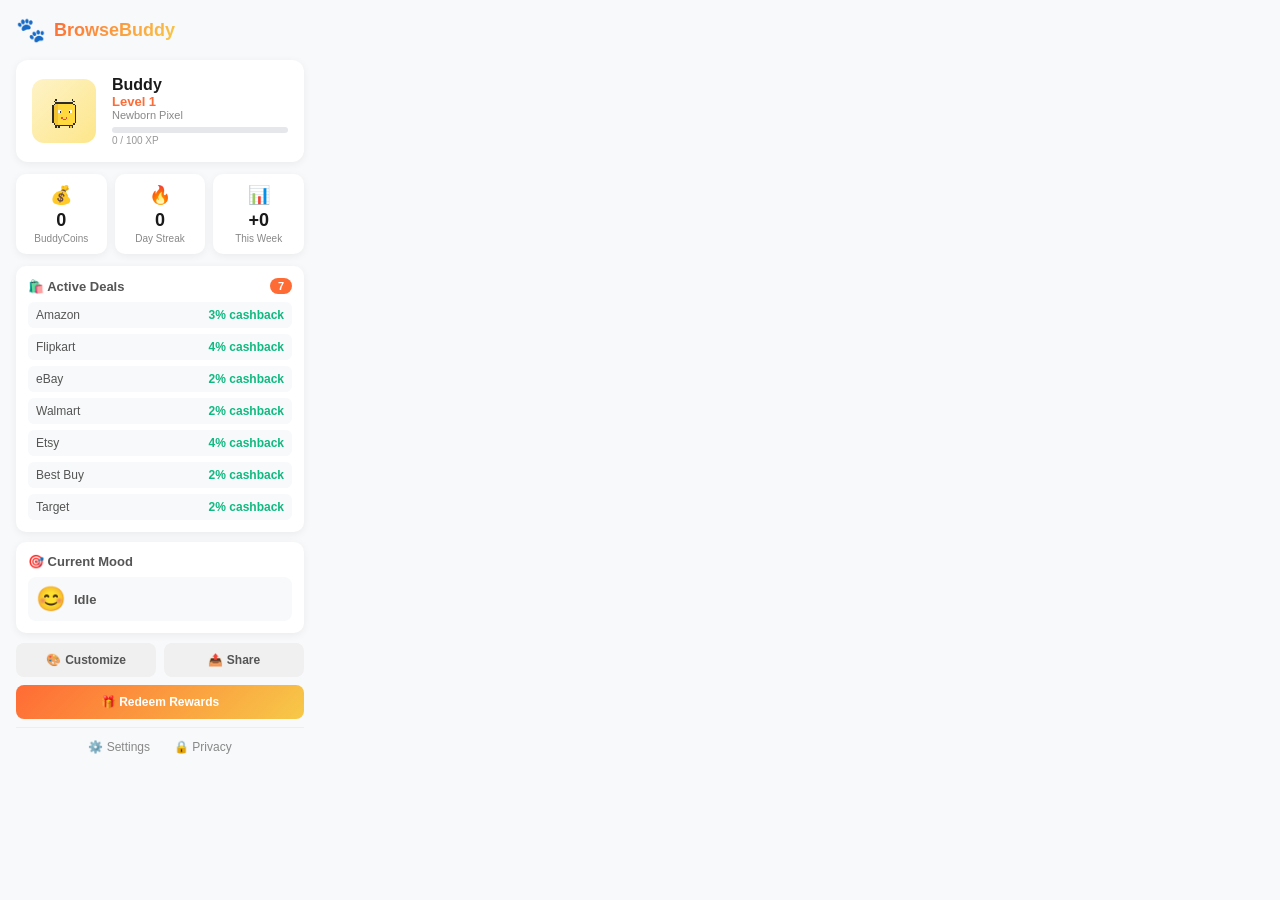
<file: popup/popup.html>
<!DOCTYPE html>
<html lang="en">
<head>
  <meta charset="UTF-8">
  <meta name="viewport" content="width=device-width, initial-scale=1.0">
  <title>BrowseBuddy</title>
  <link rel="stylesheet" href="popup.css">
</head>
<body>
  <div class="popup-container">
    <!-- Header -->
    <div class="popup-header">
      <span class="popup-logo">🐾</span>
      <h1>BrowseBuddy</h1>
    </div>

    <!-- Pet Card -->
    <div class="pet-card">
      <div class="pet-preview">
        <canvas id="petCanvas" width="32" height="32"></canvas>
      </div>
      <div class="pet-info">
        <div class="pet-name" id="petName">Buddy</div>
        <div class="pet-level" id="petLevel">Level 1</div>
        <div class="pet-title" id="petTitle">Newborn Pixel</div>
        <div class="xp-bar">
          <div class="xp-fill" id="xpFill" style="width: 0%"></div>
        </div>
        <div class="xp-text" id="xpText">0 / 100 XP</div>
      </div>
    </div>

    <!-- Stats -->
    <div class="stats-grid">
      <div class="stat-item">
        <span class="stat-icon">💰</span>
        <span class="stat-value" id="coinBalance">0</span>
        <span class="stat-label">BuddyCoins</span>
      </div>
      <div class="stat-item">
        <span class="stat-icon">🔥</span>
        <span class="stat-value" id="streakCount">0</span>
        <span class="stat-label">Day Streak</span>
      </div>
      <div class="stat-item">
        <span class="stat-icon">📊</span>
        <span class="stat-value" id="weekCoins">+0</span>
        <span class="stat-label">This Week</span>
      </div>
    </div>

    <!-- Active Deals -->
    <div class="section">
      <div class="section-header">
        <span>🛍️ Active Deals</span>
        <span class="deal-count" id="dealCount">0</span>
      </div>
      <div class="deals-list" id="dealsList"></div>
    </div>

    <!-- Current Context -->
    <div class="section">
      <div class="section-header">
        <span>🎯 Current Mood</span>
      </div>
      <div class="context-display" id="contextDisplay">
        <span class="context-emoji">😊</span>
        <span class="context-text">Idle</span>
      </div>
    </div>

    <!-- Actions -->
    <div class="actions">
      <button class="action-btn" id="btnCustomize" title="Customize Pet">
        <span>🎨</span> Customize
      </button>
      <button class="action-btn" id="btnShare" title="Share BrowseBuddy">
        <span>📤</span> Share
      </button>
    </div>

    <div class="actions">
      <button class="action-btn primary" id="btnRedeem">
        🎁 Redeem Rewards
      </button>
    </div>

    <!-- Footer -->
    <div class="popup-footer">
      <button class="footer-link" id="btnSettings">⚙️ Settings</button>
      <button class="footer-link" id="btnPrivacy">🔒 Privacy</button>
    </div>
  </div>

  <script src="popup.js"></script>
</body>
</html>
</file>
<file: newtab/newtab.css>
/* BrowseBuddy New Tab Page */
* {
  margin: 0;
  padding: 0;
  box-sizing: border-box;
}

body {
  min-height: 100vh;
  font-family: 'Segoe UI', -apple-system, BlinkMacSystemFont, sans-serif;
  background: linear-gradient(135deg, #1a1a2e 0%, #16213e 50%, #0f3460 100%);
  color: #fff;
  display: flex;
  align-items: center;
  justify-content: center;
}

.newtab-container {
  text-align: center;
  max-width: 600px;
  width: 100%;
  padding: 40px 20px;
}

/* Greeting */
.greeting {
  font-size: 28px;
  font-weight: 300;
  color: rgba(255, 255, 255, 0.8);
  margin-bottom: 8px;
}

.time {
  font-size: 72px;
  font-weight: 200;
  letter-spacing: 4px;
  margin-bottom: 4px;
  background: linear-gradient(135deg, #ff6b35, #f7c948);
  -webkit-background-clip: text;
  -webkit-text-fill-color: transparent;
  background-clip: text;
}

.date {
  font-size: 16px;
  color: rgba(255, 255, 255, 0.5);
  margin-bottom: 32px;
}

/* Search */
.search-container {
  display: flex;
  max-width: 500px;
  margin: 0 auto 40px;
  background: rgba(255, 255, 255, 0.1);
  border: 1px solid rgba(255, 255, 255, 0.15);
  border-radius: 24px;
  overflow: hidden;
  backdrop-filter: blur(10px);
  transition: all 0.3s;
}

.search-container:focus-within {
  background: rgba(255, 255, 255, 0.15);
  border-color: rgba(255, 255, 255, 0.3);
  box-shadow: 0 4px 20px rgba(0, 0, 0, 0.2);
}

.search-input {
  flex: 1;
  padding: 14px 20px;
  background: none;
  border: none;
  color: #fff;
  font-size: 16px;
  outline: none;
  font-family: inherit;
}

.search-input::placeholder {
  color: rgba(255, 255, 255, 0.4);
}

.search-btn {
  padding: 14px 20px;
  background: none;
  border: none;
  color: rgba(255, 255, 255, 0.6);
  font-size: 18px;
  cursor: pointer;
  transition: color 0.2s;
}

.search-btn:hover {
  color: #fff;
}

/* Pet Section */
.pet-section {
  display: flex;
  flex-direction: column;
  align-items: center;
  margin-bottom: 32px;
}

.pet-section canvas {
  width: 96px;
  height: 96px;
  image-rendering: pixelated;
  image-rendering: crisp-edges;
  margin-bottom: 12px;
  filter: drop-shadow(0 4px 12px rgba(255, 107, 53, 0.3));
}

.pet-speech {
  background: rgba(255, 255, 255, 0.1);
  border: 1px solid rgba(255, 255, 255, 0.1);
  border-radius: 12px;
  padding: 10px 16px;
  font-size: 14px;
  color: rgba(255, 255, 255, 0.8);
  max-width: 300px;
  min-height: 20px;
  backdrop-filter: blur(10px);
}

/* Stats */
.stats-row {
  display: flex;
  justify-content: center;
  gap: 16px;
  margin-bottom: 32px;
}

.stat-card {
  background: rgba(255, 255, 255, 0.08);
  border: 1px solid rgba(255, 255, 255, 0.1);
  border-radius: 12px;
  padding: 16px 24px;
  backdrop-filter: blur(10px);
  min-width: 100px;
}

.stat-num {
  display: block;
  font-size: 28px;
  font-weight: 700;
  background: linear-gradient(135deg, #ff6b35, #f7c948);
  -webkit-background-clip: text;
  -webkit-text-fill-color: transparent;
  background-clip: text;
}

.stat-lbl {
  display: block;
  font-size: 11px;
  color: rgba(255, 255, 255, 0.4);
  margin-top: 4px;
  text-transform: uppercase;
  letter-spacing: 1px;
}

/* Quick Links */
.quick-links {
  display: flex;
  justify-content: center;
  gap: 12px;
  margin-bottom: 40px;
}

.quick-link {
  width: 48px;
  height: 48px;
  display: flex;
  align-items: center;
  justify-content: center;
  font-size: 22px;
  background: rgba(255, 255, 255, 0.08);
  border: 1px solid rgba(255, 255, 255, 0.1);
  border-radius: 12px;
  text-decoration: none;
  transition: all 0.2s;
  cursor: pointer;
}

.quick-link:hover {
  background: rgba(255, 255, 255, 0.15);
  transform: translateY(-2px);
  box-shadow: 0 4px 12px rgba(0, 0, 0, 0.2);
}

/* Footer */
.newtab-footer {
  display: flex;
  justify-content: center;
  align-items: center;
  gap: 8px;
  font-size: 12px;
  color: rgba(255, 255, 255, 0.3);
}

.newtab-footer a {
  color: rgba(255, 255, 255, 0.4);
  text-decoration: none;
  transition: color 0.2s;
}

.newtab-footer a:hover {
  color: #f7c948;
}
</file>
<file: options/options.css>
/* BrowseBuddy Options Page */
* {
  margin: 0;
  padding: 0;
  box-sizing: border-box;
}

body {
  font-family: 'Segoe UI', -apple-system, BlinkMacSystemFont, sans-serif;
  background: #f0f2f5;
  color: #333;
  min-height: 100vh;
}

/* Modal */
.modal-overlay {
  position: fixed;
  inset: 0;
  background: rgba(0, 0, 0, 0.6);
  display: flex;
  align-items: center;
  justify-content: center;
  z-index: 10000;
  backdrop-filter: blur(4px);
}

.modal {
  background: #fff;
  border-radius: 16px;
  max-width: 500px;
  width: 90%;
  max-height: 90vh;
  overflow-y: auto;
  box-shadow: 0 20px 60px rgba(0, 0, 0, 0.3);
}

.modal-header {
  text-align: center;
  padding: 24px 24px 0;
}

.modal-header h2 {
  font-size: 24px;
  margin-bottom: 4px;
  background: linear-gradient(135deg, #ff6b35, #f7c948);
  -webkit-background-clip: text;
  -webkit-text-fill-color: transparent;
  background-clip: text;
}

.modal-header p {
  color: #888;
  font-size: 14px;
}

.modal-body {
  padding: 20px 24px;
}

.modal-footer {
  padding: 16px 24px 24px;
  text-align: center;
}

.onboarding-pet {
  text-align: center;
  margin-bottom: 20px;
}

.onboarding-pet canvas {
  width: 96px;
  height: 96px;
  image-rendering: pixelated;
  image-rendering: crisp-edges;
}

.onboarding-features {
  display: flex;
  flex-direction: column;
  gap: 12px;
  margin-bottom: 20px;
}

.feature-item {
  display: flex;
  gap: 12px;
  align-items: flex-start;
}

.feature-icon {
  font-size: 24px;
  flex-shrink: 0;
  margin-top: 2px;
}

.feature-item p {
  font-size: 13px;
  color: #666;
  margin-top: 2px;
}

.onboarding-consent {
  border-top: 1px solid #eee;
  padding-top: 16px;
}

.onboarding-consent h3 {
  font-size: 14px;
  margin-bottom: 12px;
  color: #555;
}

/* Options Container */
.options-container {
  max-width: 700px;
  margin: 0 auto;
  padding: 24px;
}

.options-header {
  display: flex;
  align-items: center;
  gap: 10px;
  margin-bottom: 20px;
}

.header-logo {
  font-size: 28px;
}

.options-header h1 {
  font-size: 22px;
  font-weight: 700;
  background: linear-gradient(135deg, #ff6b35, #f7c948);
  -webkit-background-clip: text;
  -webkit-text-fill-color: transparent;
  background-clip: text;
}

/* Tabs */
.tabs {
  display: flex;
  gap: 4px;
  margin-bottom: 20px;
  background: #fff;
  border-radius: 10px;
  padding: 4px;
  box-shadow: 0 2px 8px rgba(0, 0, 0, 0.06);
}

.tab {
  flex: 1;
  padding: 10px 16px;
  border: none;
  background: none;
  border-radius: 8px;
  font-size: 13px;
  font-weight: 600;
  color: #888;
  cursor: pointer;
  transition: all 0.2s;
  font-family: inherit;
}

.tab:hover {
  color: #555;
  background: #f5f5f5;
}

.tab.active {
  background: linear-gradient(135deg, #ff6b35, #f7c948);
  color: #fff;
}

/* Tab Content */
.tab-content {
  display: none;
}

.tab-content.active {
  display: block;
}

/* Cards */
.card {
  background: #fff;
  border-radius: 12px;
  padding: 20px;
  margin-bottom: 16px;
  box-shadow: 0 2px 8px rgba(0, 0, 0, 0.06);
}

.card h2 {
  font-size: 16px;
  margin-bottom: 12px;
  color: #1a1a1a;
}

.card-desc {
  font-size: 13px;
  color: #888;
  line-height: 1.5;
  margin-bottom: 12px;
}

/* Toggle Row */
.toggle-row {
  display: flex;
  align-items: center;
  justify-content: space-between;
  padding: 10px 0;
  border-bottom: 1px solid #f0f0f0;
  cursor: pointer;
  font-size: 14px;
}

.toggle-row:last-child {
  border-bottom: none;
}

.toggle-row input[type="checkbox"] {
  display: none;
}

.toggle-switch {
  width: 44px;
  height: 24px;
  background: #ddd;
  border-radius: 12px;
  position: relative;
  transition: background 0.2s;
  flex-shrink: 0;
}

.toggle-switch::after {
  content: '';
  position: absolute;
  top: 2px;
  left: 2px;
  width: 20px;
  height: 20px;
  background: #fff;
  border-radius: 50%;
  transition: transform 0.2s;
  box-shadow: 0 1px 3px rgba(0, 0, 0, 0.2);
}

input[type="checkbox"]:checked + .toggle-switch {
  background: linear-gradient(135deg, #ff6b35, #f7c948);
}

input[type="checkbox"]:checked + .toggle-switch::after {
  transform: translateX(20px);
}

/* Form Row */
.form-row {
  padding: 10px 0;
}

.form-row label {
  display: block;
  font-size: 13px;
  color: #666;
  margin-bottom: 6px;
}

.text-input {
  width: 100%;
  padding: 8px 12px;
  border: 1px solid #ddd;
  border-radius: 8px;
  font-size: 14px;
  font-family: inherit;
  transition: border-color 0.2s;
}

.text-input:focus {
  outline: none;
  border-color: #ff6b35;
}

/* Buttons */
.btn {
  padding: 10px 20px;
  border: none;
  border-radius: 8px;
  font-size: 14px;
  font-weight: 600;
  cursor: pointer;
  font-family: inherit;
  transition: all 0.2s;
  background: #f0f0f0;
  color: #555;
}

.btn:hover {
  background: #e5e5e5;
}

.btn:disabled {
  opacity: 0.5;
  cursor: not-allowed;
}

.btn.primary {
  background: linear-gradient(135deg, #ff6b35, #f7c948);
  color: #fff;
  min-width: 200px;
  padding: 14px 32px;
  font-size: 16px;
}

.btn.primary:hover {
  opacity: 0.9;
  transform: translateY(-1px);
}

.btn.danger {
  background: #fee2e2;
  color: #dc2626;
  margin-right: 8px;
  margin-bottom: 8px;
}

.btn.danger:hover {
  background: #fecaca;
}

/* Privacy */
.privacy-section {
  margin-bottom: 16px;
}

.privacy-section h3 {
  font-size: 13px;
  font-weight: 600;
  color: #555;
  margin-bottom: 8px;
}

.tag-list {
  display: flex;
  flex-wrap: wrap;
  gap: 6px;
}

.tag {
  padding: 4px 10px;
  background: #f0f0f0;
  border-radius: 16px;
  font-size: 12px;
  color: #666;
}

.privacy-log {
  font-size: 13px;
}

.muted {
  color: #999;
  font-size: 13px;
}

.privacy-list {
  list-style: none;
  padding: 0;
}

.privacy-list li {
  padding: 6px 0;
  font-size: 13px;
  color: #666;
  border-bottom: 1px solid #f0f0f0;
  padding-left: 16px;
  position: relative;
}

.privacy-list li::before {
  content: '✓';
  position: absolute;
  left: 0;
  color: #10b981;
  font-weight: bold;
}

/* About */
.about-info {
  font-size: 13px;
  color: #666;
}

.about-info p {
  margin-bottom: 6px;
}

.about-info ul {
  list-style: none;
  padding: 0;
  margin-top: 4px;
}

.about-info li {
  padding: 4px 0 4px 12px;
  border-left: 2px solid #f7c948;
  margin-bottom: 4px;
  font-size: 12px;
}

/* Skin Grid */
.skin-grid {
  display: grid;
  grid-template-columns: repeat(4, 1fr);
  gap: 12px;
  margin-top: 12px;
}

.skin-item {
  text-align: center;
  padding: 12px 8px;
  border: 2px solid #eee;
  border-radius: 12px;
  cursor: pointer;
  transition: all 0.2s;
}

.skin-item:hover {
  border-color: #f7c948;
}

.skin-item.active {
  border-color: #ff6b35;
  background: #fff8f0;
}

.skin-item.locked {
  opacity: 0.5;
  cursor: not-allowed;
}

.skin-preview {
  width: 48px;
  height: 48px;
  image-rendering: pixelated;
  image-rendering: crisp-edges;
  margin-bottom: 6px;
}

.skin-item span {
  font-size: 11px;
  color: #666;
}

/* Balance Display */
.balance-display {
  text-align: center;
  padding: 20px;
}

.balance-amount {
  display: block;
  font-size: 48px;
  font-weight: 700;
  background: linear-gradient(135deg, #ff6b35, #f7c948);
  -webkit-background-clip: text;
  -webkit-text-fill-color: transparent;
  background-clip: text;
}

.balance-label {
  font-size: 14px;
  color: #888;
}

/* Redeem Options */
.redeem-options {
  display: flex;
  flex-direction: column;
  gap: 12px;
}

.redeem-item {
  display: flex;
  align-items: center;
  gap: 12px;
  padding: 12px;
  background: #f8f9fa;
  border-radius: 10px;
}

.redeem-icon {
  font-size: 28px;
}

.redeem-item div {
  flex: 1;
}

.redeem-item strong {
  font-size: 14px;
}

.redeem-item p {
  font-size: 12px;
  color: #888;
}

/* Referral */
.referral-box {
  display: flex;
  align-items: center;
  gap: 12px;
  padding: 12px;
  background: #f8f9fa;
  border-radius: 10px;
  margin-top: 8px;
}

.referral-code {
  font-family: monospace;
  font-size: 18px;
  font-weight: 700;
  color: #ff6b35;
  flex: 1;
}

/* Responsive */
@media (max-width: 600px) {
  .tabs {
    flex-wrap: wrap;
  }
  .skin-grid {
    grid-template-columns: repeat(2, 1fr);
  }
}
</file>
<file: popup/popup.css>
/* BrowseBuddy Popup Dashboard */
* {
  margin: 0;
  padding: 0;
  box-sizing: border-box;
}

body {
  width: 320px;
  min-height: 480px;
  font-family: 'Segoe UI', -apple-system, BlinkMacSystemFont, sans-serif;
  background: #f8f9fa;
  color: #333;
  overflow-x: hidden;
}

.popup-container {
  padding: 16px;
}

/* Header */
.popup-header {
  display: flex;
  align-items: center;
  gap: 8px;
  margin-bottom: 16px;
}

.popup-logo {
  font-size: 24px;
}

.popup-header h1 {
  font-size: 18px;
  font-weight: 700;
  background: linear-gradient(135deg, #ff6b35, #f7c948);
  -webkit-background-clip: text;
  -webkit-text-fill-color: transparent;
  background-clip: text;
}

/* Pet Card */
.pet-card {
  display: flex;
  align-items: center;
  gap: 16px;
  background: #fff;
  border-radius: 12px;
  padding: 16px;
  box-shadow: 0 2px 8px rgba(0, 0, 0, 0.06);
  margin-bottom: 12px;
}

.pet-preview {
  width: 64px;
  height: 64px;
  background: linear-gradient(135deg, #fef3c7, #fde68a);
  border-radius: 12px;
  display: flex;
  align-items: center;
  justify-content: center;
  flex-shrink: 0;
}

.pet-preview canvas {
  width: 48px;
  height: 48px;
  image-rendering: pixelated;
  image-rendering: crisp-edges;
}

.pet-info {
  flex: 1;
  min-width: 0;
}

.pet-name {
  font-size: 16px;
  font-weight: 700;
  color: #1a1a1a;
}

.pet-level {
  font-size: 13px;
  font-weight: 600;
  color: #ff6b35;
}

.pet-title {
  font-size: 11px;
  color: #888;
  margin-bottom: 6px;
}

.xp-bar {
  height: 6px;
  background: #e5e7eb;
  border-radius: 3px;
  overflow: hidden;
  margin-bottom: 2px;
}

.xp-fill {
  height: 100%;
  background: linear-gradient(90deg, #ff6b35, #f7c948);
  border-radius: 3px;
  transition: width 0.5s ease;
}

.xp-text {
  font-size: 10px;
  color: #999;
}

/* Stats Grid */
.stats-grid {
  display: grid;
  grid-template-columns: repeat(3, 1fr);
  gap: 8px;
  margin-bottom: 12px;
}

.stat-item {
  background: #fff;
  border-radius: 10px;
  padding: 10px 8px;
  text-align: center;
  box-shadow: 0 2px 8px rgba(0, 0, 0, 0.06);
}

.stat-icon {
  font-size: 18px;
  display: block;
  margin-bottom: 4px;
}

.stat-value {
  font-size: 18px;
  font-weight: 700;
  color: #1a1a1a;
  display: block;
}

.stat-label {
  font-size: 10px;
  color: #888;
  display: block;
  margin-top: 2px;
}

/* Sections */
.section {
  background: #fff;
  border-radius: 10px;
  padding: 12px;
  margin-bottom: 10px;
  box-shadow: 0 2px 8px rgba(0, 0, 0, 0.06);
}

.section-header {
  display: flex;
  justify-content: space-between;
  align-items: center;
  font-size: 13px;
  font-weight: 600;
  color: #555;
  margin-bottom: 8px;
}

.deal-count {
  background: #ff6b35;
  color: #fff;
  font-size: 11px;
  font-weight: 700;
  padding: 2px 8px;
  border-radius: 10px;
}

.deals-list {
  display: flex;
  flex-direction: column;
  gap: 6px;
}

.deal-item {
  display: flex;
  justify-content: space-between;
  align-items: center;
  padding: 6px 8px;
  background: #f8f9fa;
  border-radius: 6px;
  font-size: 12px;
}

.deal-name {
  color: #555;
}

.deal-cashback {
  font-weight: 700;
  color: #10b981;
}

/* Context Display */
.context-display {
  display: flex;
  align-items: center;
  gap: 8px;
  padding: 8px;
  background: #f8f9fa;
  border-radius: 8px;
}

.context-emoji {
  font-size: 24px;
}

.context-text {
  font-size: 13px;
  font-weight: 600;
  color: #555;
}

/* Actions */
.actions {
  display: flex;
  gap: 8px;
  margin-bottom: 8px;
}

.action-btn {
  flex: 1;
  padding: 10px 12px;
  border: none;
  border-radius: 8px;
  font-size: 12px;
  font-weight: 600;
  cursor: pointer;
  background: #f0f0f0;
  color: #555;
  transition: all 0.2s;
  font-family: inherit;
  display: flex;
  align-items: center;
  justify-content: center;
  gap: 4px;
}

.action-btn:hover {
  background: #e5e5e5;
  transform: translateY(-1px);
}

.action-btn.primary {
  background: linear-gradient(135deg, #ff6b35, #f7c948);
  color: #fff;
}

.action-btn.primary:hover {
  opacity: 0.9;
}

/* Footer */
.popup-footer {
  display: flex;
  justify-content: center;
  gap: 16px;
  padding-top: 8px;
  border-top: 1px solid #eee;
}

.footer-link {
  background: none;
  border: none;
  font-size: 12px;
  color: #888;
  cursor: pointer;
  font-family: inherit;
  padding: 4px;
}

.footer-link:hover {
  color: #ff6b35;
}
</file>
